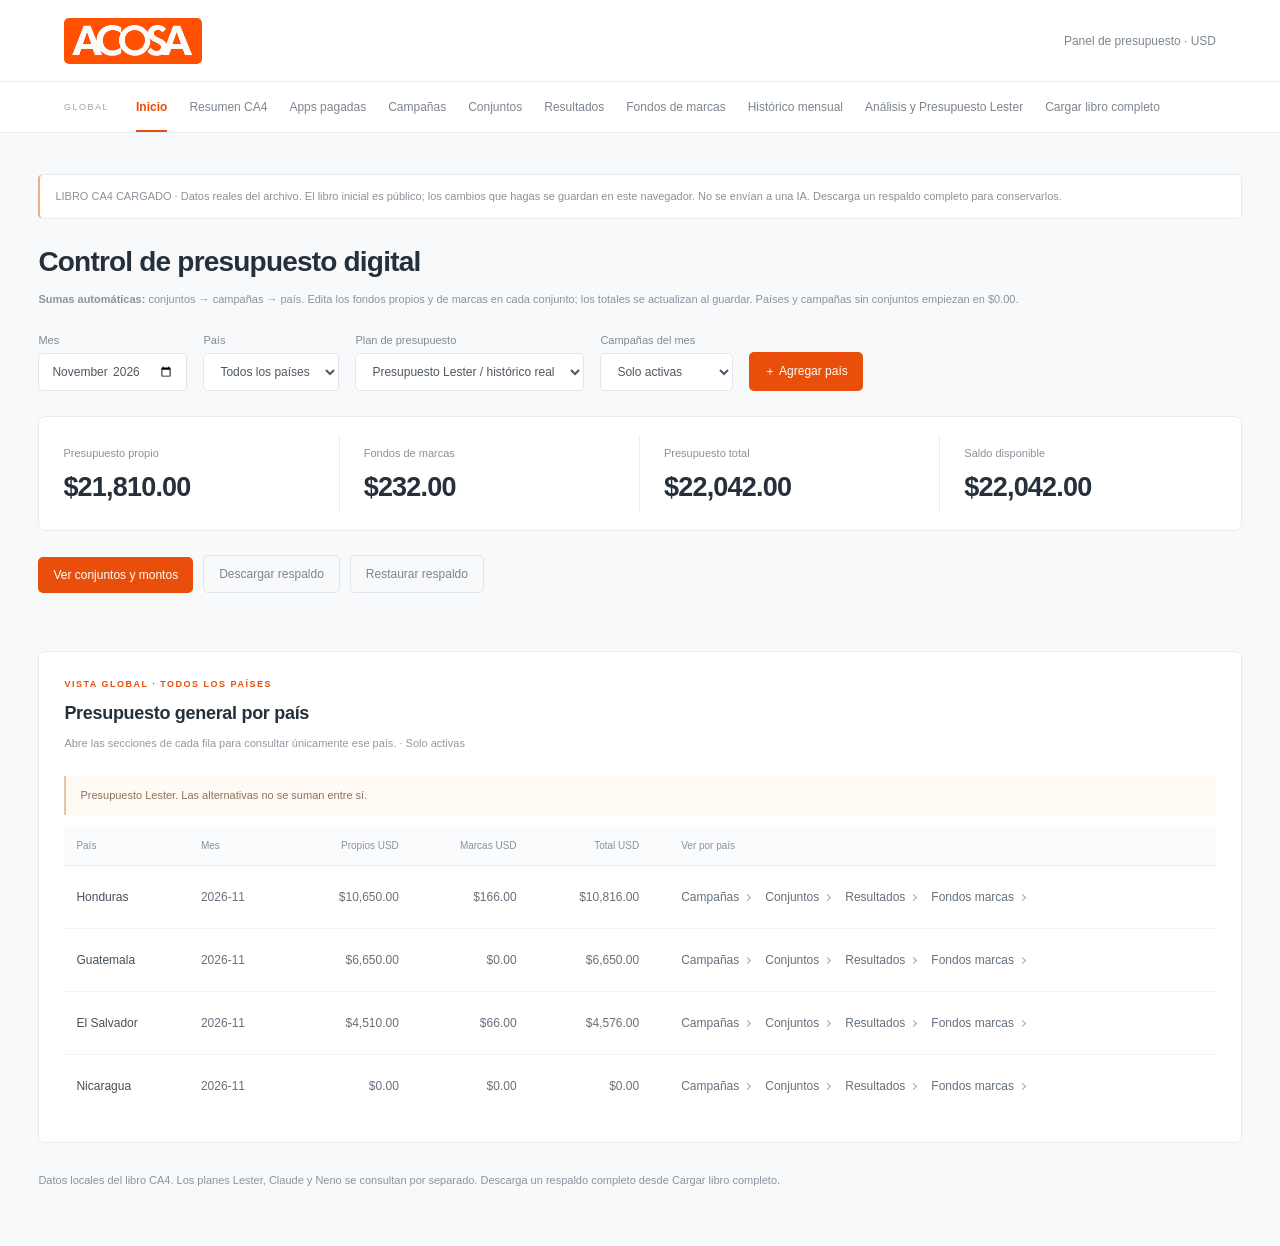
<file: index.html>
<!doctype html>
<html lang="es">
<head>
<meta charset="utf-8">
<meta name="viewport" content="width=device-width,initial-scale=1">
<title>ACOSA · Presupuestos</title>
<style>
*{box-sizing:border-box}body{margin:0;background:#f5f6f8;color:#28313b;font:15px Arial,sans-serif}header{background:#ff5100;color:white;padding:24px 5%;display:flex;justify-content:space-between;align-items:center}header b{font-size:32px;letter-spacing:-2px}main{max-width:1250px;margin:auto;padding:24px}h1{font-size:27px}h2{font-size:19px}p{line-height:1.6}.notice{padding:14px;background:#fff1e5;border:1px solid #ffdcc3;border-radius:9px;font-size:13px}label{display:flex;flex-direction:column;gap:7px;font-size:13px}input,select,button{font:inherit;border-radius:7px;padding:10px;border:1px solid #d9dde3}input,select{background:white;min-width:0}button{cursor:pointer;background:#ff5100;color:white;border:0}button:hover{filter:brightness(.95)}button.secondary{background:white;color:#a23c0c;border:1px solid #e4d6ce}.filters,nav,.actions{display:flex;gap:10px;flex-wrap:wrap;align-items:end;margin:20px 0}nav button{background:white;color:#666}nav button.active{background:#ff5100;color:white}.stats{display:grid;grid-template-columns:repeat(4,1fr);gap:12px}.stat,.panel{background:white;border:1px solid #e2e5ea;border-radius:11px;padding:20px}.stat small{color:#747c85}.stat strong{display:block;font-size:25px;margin-top:12px}.panel{margin:20px 0}.overflow{overflow:auto}table{width:100%;border-collapse:collapse;white-space:nowrap;font-size:13px}td,th{padding:13px 10px;text-align:left;border-bottom:1px solid #eee}th{background:#f7f8fa;color:#68717c;font-size:12px}td button{font-size:11px;padding:7px;margin:2px}footer,.note{font-size:12px;color:#747c85;line-height:1.6}.warn{background:#fff1e5;padding:12px;border-radius:7px;color:#974714}dialog{width:min(520px,94vw);border:0;border-radius:14px;padding:25px;box-shadow:0 20px 80px #0003}dialog::backdrop{background:#17202b88}form label{margin:15px 0}form input,form select{width:100%}form .actions{justify-content:flex-end}#error{color:#b83223}#message{min-height:20px;color:#8a3d13;font-size:13px}button:focus-visible,input:focus-visible,select:focus-visible{outline:3px solid #254c87;outline-offset:3px}@media(max-width:700px){main{padding:15px}.stats{grid-template-columns:1fr 1fr}.stat{padding:15px}.stat strong{font-size:21px}header span{font-size:11px;max-width:130px;text-align:right}}@media(max-width:360px){.stats{grid-template-columns:1fr}}
</style>
<link rel="stylesheet" href="navegacion.css">
<script src="vendor/lz-string.min.js"></script><script src="almacenamiento.js"></script><script src="precarga.js"></script></head>
<body>
<header class="site-header"><a class="site-brand" href="index.html?view=home" aria-label="ACOSA · Inicio"><img src="assets/acosa-logo.png" alt="ACOSA" width="164" height="60"></a><span>Panel de presupuesto · USD</span></header>
<nav id="module-nav" class="module-nav" aria-label="Navegación global de todos los países">
<a href="index.html?view=home" data-view="home">Inicio</a>
<a href="informe.html?sheet=Resumen%20CA4" data-report="summary">Resumen CA4</a>
<a href="informe.html?sheet=Estrategia%20Digital" data-report="apps">Apps pagadas</a>
<a href="index.html?view=campaigns" data-view="campaigns">Campañas</a>
<a href="index.html?view=sets" data-view="sets">Conjuntos</a>
<a href="index.html?view=results" data-view="results">Resultados</a>
<a href="index.html?view=brands" data-view="brands">Fondos de marcas</a>
<a href="index.html?view=history" data-view="history">Histórico mensual</a>
<a href="analisis.html" data-module="analysis">Análisis y Presupuesto Lester</a>
<a href="carga.html" data-module="book">Cargar libro completo</a>
</nav>
<main>
<p class="notice"><b>DATOS DEL LIBRO CA4.</b> Información del archivo CA4, organizada por país y mes. Sin conexión a Meta ni cuentas de usuario. Los cambios se guardan solo en este navegador.</p>
<h1>Control de presupuesto digital</h1>

<p class="note"><b>Sumas automáticas:</b> conjuntos → campañas → país. Edita los fondos propios y de marcas en cada conjunto; los totales se actualizan al guardar. Países y campañas sin conjuntos empiezan en $0.00.</p>
<div class="filters">
<label>Mes<input id="month" type="month" value="2026-11"></label>
<label>País<select id="country"></select></label>
<label>Plan de presupuesto<select id="budget-plan"><option value="lester">Presupuesto Lester / histórico real</option><option value="claude">Propuesta Claude / histórico real</option><option value="neno">Propuesta Neno / histórico real</option></select></label>
<label>Campañas del mes<select id="campaign-status"><option value="active">Solo activas</option><option value="inactive">Solo inactivas</option><option value="all">Todas · histórico</option></select></label>
<button id="newCountry">＋ Agregar país</button>
</div>
<div class="stats" id="stats"></div>

<div class="actions">
<button id="add"></button>
<button id="backup" class="secondary">Descargar respaldo</button>
<button id="restore" class="secondary">Restaurar respaldo</button>
<input id="file" type="file" accept=".json" hidden>
</div>
<p id="message" role="status"></p>
<section class="panel">
<p class="scope-label" id="scope"></p>
<h2 id="title"></h2>
<p class="section-description" id="section-description"></p>
<div id="content"></div>
</section>
<footer>Usa datos de prueba. Para conservar cambios, descarga un respaldo. No uses esta demostración como sistema privado del equipo.</footer>
</main>
<dialog id="dialog">
<form id="form">
<h2 id="formTitle"></h2>
<div id="fields"></div>
<p id="error" role="alert"></p>
<div class="actions">
<button type="button" class="secondary" id="cancel">Cancelar</button>
<button>Guardar</button>
</div>
</form>
</dialog>
<script>
(async function(){
'use strict';
await ACOSASeed.require();

const $=s=>document.querySelector(s);
const KEY='acosa-demo-publica-1';

const esc=x=>String(x??'').replace(/[&<>"']/g,c=>({
  '&':'&amp;','<':'&lt;','>':'&gt;',
  '"':'&quot;',"'":'&#39;'
}[c]));

const money=x=>new Intl.NumberFormat('en-US',{
  style:'currency',currency:'USD'
}).format(x);

const sum=(a,k)=>a.reduce((t,x)=>t+Math.round((Number(x[k])||0)*100),0)/100;

const uid=()=>globalThis.crypto?.randomUUID?.()||
  Date.now().toString(36)+Math.random().toString(36).slice(2);

const countries=[
  ['HN','Honduras'],['GT','Guatemala'],
  ['ESV','El Salvador'],['NI','Nicaragua']
];

// Los campos budgets/amount antiguos se conservan por compatibilidad de respaldos.
// No intervienen en los totales: solo se suman los montos de los conjuntos.
const initial={
  countries:countries.map(([id,name])=>({id,name})),
  budgets:countries.map(([id])=>({
    country:id,month:'2026-11',amount:1000
  })),
  campaigns:countries.map(([id])=>({
    id:id+'-camp',country:id,month:'2026-11',
    name:'Campaña de ejemplo',objective:'Mensajes',amount:600
  })),
  sets:countries.map(([id])=>({
    id:id+'-set',campaign:id+'-camp',
    name:'Categoría de ejemplo',
    assigned:'Equipo de prueba',own:600,brand:0
  })),
  brands:[],
  results:[]
};

function valid(x){
  if(!x||![
    'countries','budgets','campaigns','sets','brands','results'
  ].every(k=>Array.isArray(x[k])))return false;

  const n=v=>typeof v==='number'&&Number.isFinite(v)&&v>=0;

  return x.countries.length>0&&
    x.countries.every(c=>
      typeof c.id==='string'&&typeof c.name==='string'
    )&&
    x.budgets.every(b=>n(b.amount))&&
    x.campaigns.every(c=>
      n(c.amount)&&x.countries.some(p=>p.id===c.country)&&
      /^\d{4}-(0[1-9]|1[0-2])$/.test(c.month)&&
      (c.active===undefined||typeof c.active==='boolean')
    )&&
    x.sets.every(s=>
      n(s.own)&&n(s.brand)&&
      x.campaigns.some(c=>c.id===s.campaign)
    )&&
    x.brands.every(b=>n(b.amount))&&
    x.results.every(r=>
      ['spend','clicks','messages','purchases','value']
        .every(k=>n(r[k]))&&
      x.sets.some(s=>s.id===r.set)
    );
}

let data;

try{
  data=ACOSAStorage.read(KEY);
  if(!valid(data))data=structuredClone(initial);
}catch{
  data=structuredClone(initial);
}

let view='home',focus='',submit;
const VIEW_KEY=KEY+'-navigation';

const titles={
  home:'Presupuesto general por país',
  campaigns:'Campañas y objetivos',
  sets:'Conjuntos por categoría',
  results:'Resultados de Meta',
  brands:'Fondos de marcas',
  history:'Histórico mensual'
};

const month=()=>$('#month').value;
const country=()=>$('#country').value;

const name=id=>data.countries.find(c=>c.id===id)?.name||id;

const campaign=id=>data.campaigns.find(c=>c.id===id);

// Los respaldos anteriores sin estado se interpretan como activos.
const isActive=c=>c.active!==false;
const inPlan=c=>!c.scenario||c.scenario==='real'||c.scenario===$('#budget-plan').value;
const monthlyCampaigns=()=>data.campaigns.filter(c=>inPlan(c)&&
  c.month===month()&&(!country()||c.country===country())
);
const selectedCampaigns=()=>monthlyCampaigns().filter(c=>
  $('#campaign-status').value==='all'||
  ($('#campaign-status').value==='inactive'?!isActive(c):isActive(c))
);

const selectedSets=()=>{
  const ids=new Set(selectedCampaigns().map(c=>c.id));
  return data.sets.filter(s=>ids.has(s.campaign));
};

const results=ss=>{
  const ids=new Set(ss.map(s=>s.id));
  return data.results.filter(r=>
    ids.has(r.set)&&r.date.slice(0,7)===month()
  );
};

function save(){
  const previousMain=localStorage.getItem(KEY),previousAnalysis=localStorage.getItem('acosa-analysis-v1');
  try{
    if(data.bookMeta){
      const analysis=ACOSAStorage.read('acosa-analysis-v1');
      if(analysis?.manual){
        for(const s of data.sets){const c=campaign(s.campaign);if(c?.scenario!=='lester')continue;
          let r=analysis.manual.find(r=>r.id===s.manualId);
          if(!r&&!s.manualId){r={id:uid(),country:c.country,month:c.month,category:s.category||s.name,objective:c.objective,amount:s.own,note:'Presupuesto definido en conjuntos',updated:new Date().toISOString()};analysis.manual.push(r);s.manualId=r.id;}
          if(r){r.amount=s.own;r.category=s.category||s.name;r.objective=c.objective;r.updated=new Date().toISOString();}
        }
        ACOSAStorage.write('acosa-analysis-v1',analysis);
      }
    }
    ACOSAStorage.write(KEY,data);
    $('#message').textContent='Guardado en este navegador.';
  }catch{
    try{if(previousMain===null)localStorage.removeItem(KEY);else localStorage.setItem(KEY,previousMain);if(previousAnalysis===null)localStorage.removeItem('acosa-analysis-v1');else localStorage.setItem('acosa-analysis-v1',previousAnalysis);}catch{}
    $('#message').textContent=
      'No se pudo guardar. Descarga un respaldo antes de cerrar.';
  }
  render();
}

function opts(rows,key,label){
  return rows.map(r=>
    `<option value="${esc(r[key])}">${
      esc(typeof label==='function'?label(r):r[label])
    }</option>`
  ).join('');
}

function button(text,action,id){
  const scoped=['campaigns','sets','results','brands'].includes(action);
  const label=scoped?`${text} de ${name(id)}`:text;
  return `<button class="${scoped?'country-link':'table-action'}"
    aria-label="${esc(label)}" title="${esc(label)}"
    data-action="${action}" data-id="${esc(id)}">${text}</button>`;
}

function table(headers,rows){
  return '<div class="overflow"><table><thead><tr>'+
    headers.map(h=>'<th>'+h+'</th>').join('')+
    '</tr></thead><tbody>'+
    (rows.length?
      rows.map(r=>'<tr>'+
        r.map(v=>'<td>'+v+'</td>').join('')+
      '</tr>').join(''):
      '<tr><td colspan="'+headers.length+
      '">Sin registros para esta selección.</td></tr>'
    )+'</tbody></table></div>';
}

function render(){
  const current=country();

  $('#country').innerHTML=
    '<option value="">Todos los países</option>'+
    opts(data.countries,'id','name');

  $('#country').value=current;

  const cs=selectedCampaigns();
  const ss=selectedSets();
  $('#campaign-status').disabled=view==='history';
  $('.stats').hidden=view==='history';
  $('#add').hidden=view==='history';
  $('#newCountry').hidden=view==='history';
  const rr=results(ss);

  const bs=data.brands.filter(b=>
    b.month===month()&&(!country()||b.country===country())
  );

  // Los conjuntos son la única fuente del presupuesto calculado.
  const own=sum(ss,'own');
  const brands=sum(ss,'brand');
  const spent=sum(rr,'spend');

  $('#stats').innerHTML=[
    ['Presupuesto propio',own],
    ['Fondos de marcas',brands],
    ['Presupuesto total',own+brands],
    ['Saldo disponible',own+brands-spent]
  ].map(([label,n])=>
    '<article class="stat"><small>'+label+
    '</small><strong>'+money(n)+'</strong></article>'
  ).join('');

  document.querySelectorAll('#module-nav [data-view]').forEach(a=>{
    const active=a.dataset.view===view;
    a.classList.toggle('active',active);
    if(active)a.setAttribute('aria-current','page');
    else a.removeAttribute('aria-current');
  });

  document.body.dataset.view=view;
  $('#title').textContent=titles[view];
  $('#scope').textContent=country()?`País · ${name(country())}`:'Vista global · Todos los países';
  $('#section-description').textContent=view==='history'?
    'Todos los meses guardados, con campañas activas e inactivas y sus resultados. Abrir un mes no modifica sus registros.':view==='home'?
    'Abre las secciones de cada fila para consultar únicamente ese país.':
    country()?`Información de ${name(country())}. Los accesos superiores abren la vista global.`:
    'Información consolidada de todos los países para el mes seleccionado.';
  if(view!=='history')$('#section-description').textContent+=' · '+$('#campaign-status').selectedOptions[0].textContent;

  $('#add').textContent={
    home:'Ver conjuntos y montos',
    campaigns:'＋ Nueva campaña',
    sets:'＋ Nuevo conjunto',
    results:'＋ Registrar resultado',
    brands:'＋ Aporte de marca'
  }[view];

  let html='';

  if(view==='home'){
    html=table([
      'País','Mes','Propios USD',
      'Marcas USD','Total USD','Ver por país'
    ],data.countries.filter(c=>
      !country()||c.id===country()
    ).map(c=>{
      const countrySets=ss.filter(s=>campaign(s.campaign).country===c.id);
      const own=sum(countrySets,'own');
      const brands=sum(countrySets,'brand');

      return [
        esc(c.name),esc(month()),money(own),
        money(brands),money(own+brands),
        '<div class="country-links">'+['campaigns','sets','results','brands'].map(v=>
          button({
            campaigns:'Campañas',sets:'Conjuntos',
            results:'Resultados',brands:'Fondos marcas'
          }[v],v,c.id)
        ).join('')+'</div>'
      ];
    }));
  }

  if(view==='campaigns'){
    html=table([
      'País','Campaña','Mes','Estado','Objetivo','Propios USD',
      'Marcas USD','Gasto USD','Saldo USD',
      'Ejecución','Detalle'
    ],cs.map(c=>{
      const sets=ss.filter(s=>s.campaign===c.id);
      const brand=sum(sets,'brand');
      const spent=sum(results(sets),'spend');
      const own=sum(sets,'own');
      const total=own+brand;

      return [
        esc(name(c.country)),esc(c.name),esc(c.month),
        '<span class="campaign-state '+(isActive(c)?'is-active':'is-inactive')+'">'+(isActive(c)?'Activa':'Inactiva')+'</span>',esc(c.objective),
        money(own),money(brand),money(spent),
        money(total-spent),
        total?(100*spent/total).toFixed(1)+'%':'—',
        button('Ver conjuntos','detail',c.id)+
        button(isActive(c)?'Desactivar este mes':'Activar este mes','toggleCampaign',c.id)+
        button('Copiar a otro mes','copyCampaign',c.id)
      ];
    }));
  }

  if(view==='history'){
    const groups=new Map();
    for(const c of data.campaigns.filter(c=>inPlan(c)&&(!country()||c.country===country()))){
      const key=c.month+'|'+c.country;
      if(!groups.has(key))groups.set(key,{month:c.month,country:c.country,campaigns:[]});
      groups.get(key).campaigns.push(c);
    }
    const rows=[...groups.values()].sort((a,b)=>b.month.localeCompare(a.month)||a.country.localeCompare(b.country));
    html=table(['Mes','País','Campañas','Activas','Inactivas','Propios USD','Marcas USD','Gasto registrado USD','Consulta'],rows.map(g=>{
      const ids=new Set(g.campaigns.map(c=>c.id));
      const sets=data.sets.filter(s=>ids.has(s.campaign));
      const setIds=new Set(sets.map(s=>s.id));
      const rr=data.results.filter(r=>setIds.has(r.set)&&r.date.slice(0,7)===g.month);
      return [esc(g.month),esc(name(g.country)),g.campaigns.length,g.campaigns.filter(isActive).length,g.campaigns.filter(c=>!isActive(c)).length,money(sum(sets,'own')),money(sum(sets,'brand')),money(sum(rr,'spend')),
        `<button class="table-action" data-action="historyCampaigns" data-month="${esc(g.month)}" data-id="${esc(g.country)}">Campañas del mes</button>`+
        `<button class="table-action" data-action="historyResults" data-month="${esc(g.month)}" data-id="${esc(g.country)}">Resultados del mes</button>`];
    }));
    html+='<p class="note">Los totales históricos incluyen campañas activas e inactivas. Desactivar una campaña no elimina sus conjuntos ni resultados. El histórico de este prototipo se conserva en este navegador; descarga respaldos.</p>';
  }

  if(view==='sets'){
    const list=cs.filter(c=>!focus||c.id===focus);

    html=(focus?button('Ver todas las campañas','all',''):'')+
      list.map(c=>{
        const rows=ss.filter(s=>s.campaign===c.id);
        const total=sum(rows,'own')+sum(rows,'brand');

        return '<h3>'+esc(name(c.country)+' · '+c.name)+' <span class="campaign-state">'+(isActive(c)?'Activa':'Inactiva')+'</span></h3>'+
          '<p class="note">Total automático de campaña: <b>'+money(total)+
          '</b> · Propios: '+money(sum(rows,'own'))+
          ' · Marcas: '+money(sum(rows,'brand'))+'</p>'+
          table([
            'Categoría / conjunto','Asignado a','Propios USD',
            'Marcas USD','Gasto USD','Saldo USD','Acción'
          ],rows.map(s=>{
            const spent=sum(results([s]),'spend');
            return [
              esc(s.name),esc(s.assigned),money(s.own),
              money(s.brand),money(spent),
              money(s.own+s.brand-spent),
              button('Editar','editSet',s.id)
            ];
          }));
      }).join('');

    if(!list.length){
      html='<p>Primero crea una campaña para este país y mes.</p>';
    }
  }

  if(view==='results'){
    const spend=sum(rr,'spend');
    const clicks=sum(rr,'clicks');
    const messages=sum(rr,'messages');

    html='<p>CPC: <b>'+
      (clicks?money(spend/clicks):'—')+
      '</b> · Costo por mensaje: <b>'+
      (messages?money(spend/messages):'—')+
      '</b> · ROAS: <b>'+
      (spend&&rr.some(r=>r.valueKnown!==false)?(sum(rr,'value')/spend).toFixed(2)+'x':'—')+
      '</b></p>'+
      table([
        'Fecha','País','Conjunto','Anuncio',
        'Gasto USD','Clics','Mensajes','Compras','Ventas USD'
      ],rr.map(r=>{
        const s=data.sets.find(s=>s.id===r.set);
        return [
          esc(r.periodOnly?r.date.slice(0,7)+' · mes completo':r.date),esc(name(campaign(s.campaign).country)),
          esc(s.name),esc(r.ad),money(r.spend),
          r.missingMetrics?.includes('clicks')?'—':r.clicks,r.messages,r.missingMetrics?.includes('purchases')?'—':r.purchases,r.valueKnown===false?'Sin dato':money(r.value)
        ];
      }));
  }

  if(view==='brands'){
    html=table([
      'País','Mes','Marca','Categoría','Objetivo','Aporte USD'
    ],bs.map(b=>[
      esc(name(b.country)),esc(b.month),esc(b.name),
      esc(b.category),esc(b.objective),money(b.amount)
    ]))+
      '<p class="note">Aportes registrados: '+money(sum(bs,'amount'))+
      ' · Asignados a conjuntos: '+money(sum(ss,'brand'))+
      '. El presupuesto del país usa solo los fondos asignados en conjuntos. Los aportes registrados aquí son una referencia y no se suman otra vez.</p>';
  }

  if(data.bookMeta){
    $('.notice').textContent='LIBRO CA4 CARGADO · Datos reales del archivo. El libro inicial es público; los cambios que hagas se guardan en este navegador. No se envían a una IA. Descarga un respaldo completo para conservarlos.';
    document.querySelector('footer').textContent='Datos locales del libro CA4. Los planes Lester, Claude y Neno se consultan por separado. Descarga un respaldo completo desde Cargar libro completo.';
    const historical=monthlyCampaigns().some(c=>c.budgetBasis==='actual-spend');
    const planName={lester:'Presupuesto Lester',claude:'Propuesta Claude',neno:'Propuesta Neno'}[$('#budget-plan').value];
    html='<p class="scenario-note">'+(historical?
      'Histórico real: los montos base corresponden a inversión ejecutada, no a presupuestos aprobados. Los resultados marcados como mes completo no tienen fecha diaria en el archivo.':
      planName+(planName.startsWith('Propuesta')?' · propuesta del archivo, no aprobación automática.':'.')+' Las alternativas no se suman entre sí.')+'</p>'+html;
    if(!historical&&!monthlyCampaigns().length)html='<p class="warn">No hay '+esc(planName)+' registrado para este país y mes. Revisa las propuestas separadas; no se inventa un presupuesto aprobado.</p>'+html;
    if(historical){const labels=document.querySelectorAll('.stat small');if(labels[0])labels[0].textContent='Inversión ejecutada · base histórica';if(labels[2])labels[2].textContent='Total inversión histórica';if(labels[3])labels[3].textContent='Diferencia de inversión';}
  }
  $('#content').innerHTML=html;
  try{
    sessionStorage.setItem(VIEW_KEY,JSON.stringify({
      view,focus,month:month(),country:country(),status:$('#campaign-status').value,plan:$('#budget-plan').value
    }));
  }catch{
    // El panel sigue funcionando si el navegador bloquea este almacenamiento.
  }
}

function input(key,label,value='',type='text'){
  return '<label>'+label+'<input name="'+key+
    '" type="'+type+'" value="'+esc(value)+'" required '+
    (type==='number'?
      'min="0" max="100000000" step="0.01"':
      'maxlength="120"'
    )+'></label>';
}

function select(key,label,rows,k,l){
  return '<label>'+label+'<select name="'+key+'" required>'+
    opts(rows,k,l)+'</select></label>';
}

function countryField(){
  return select('country','País',data.countries,'id','name');
}

function objectiveField(){
  return select('objective','Objetivo',[
    'Tráfico','Conversiones','Mensajes','Alcance','Especial'
  ].map(id=>({id})),'id','id');
}

function modal(title,fields,fn,values={}){
  $('#formTitle').textContent=title;
  $('#fields').innerHTML=fields;
  $('#error').textContent='';
  submit=fn;

  for(const [k,v]of Object.entries(values)){
    $('#form').elements[k].value=v;
  }

  $('#dialog').showModal();
}

function fail(text){
  $('#error').textContent=text;
  return false;
}

function openSet(id){
  const s=data.sets.find(s=>s.id===id);
  const cs=selectedCampaigns();

  if(!cs.length)return alert('Primero crea una campaña.');

  modal(s?'Editar conjunto':'Nuevo conjunto',
    select('campaign','Campaña',cs,'id',
      c=>name(c.country)+' · '+c.name
    )+
    input('name','Categoría / nombre del conjunto',s?.name||'')+
    input('assigned','Asignado a',s?.assigned||'')+
    input('own','Fondos propios USD',s?.own||0,'number')+
    input('brand','Fondos de marcas asignados USD',
      s?.brand||0,'number'
    ),
    d=>{
      if(s&&s.campaign!==d.campaign){
        return fail('No cambies la campaña de un conjunto existente.');
      }

      const value={...d,own:+d.own,brand:+d.brand};

      if(s)Object.assign(s,value);
      else data.sets.push({id:uid(),...value});

      return true;
    },
    {campaign:s?.campaign||focus||cs[0].id}
  );
}

function copyCampaign(id){
  const original=campaign(id);if(!original)return;
  const destinationScenario=original.scenario==='real'?$('#budget-plan').value:original.scenario;
  const [year,m]=original.month.split('-').map(Number);
  const nextMonth=m===12?`${year+1}-01`:`${year}-${String(m+1).padStart(2,'0')}`;
  modal('Activar campaña en otro mes',
    '<p class="note">Se crea una campaña independiente con sus conjuntos y presupuestos. No se copian resultados ni aportes de marcas registrados. El mes original queda intacto.</p>'+
    input('month','Mes de destino',nextMonth,'month')+
    input('name','Nombre de la campaña',original.name),
    d=>{
      if(!/^\d{4}-(0[1-9]|1[0-2])$/.test(d.month)||d.month===original.month)return fail('Selecciona un mes válido diferente al original.');
      if(data.campaigns.some(c=>c.scenario===destinationScenario&&c.country===original.country&&c.month===d.month&&c.name.toLowerCase()===d.name.toLowerCase()))return fail('Ya existe esa campaña en el mes de destino. No se duplicó.');
      const newId=uid();
      data.campaigns.push({...original,id:newId,month:d.month,name:d.name,active:true,amount:0,scenario:destinationScenario,budgetBasis:'planned'});
      const copied=data.sets.filter(s=>s.campaign===original.id).map(s=>{const {manualId,...values}=s;return {...values,id:uid(),campaign:newId};});
      data.sets.push(...copied);
      $('#month').value=d.month;$('#country').value=original.country;$('#campaign-status').value='active';focus='';view='campaigns';
      return true;
    });
}

$('#newCountry').onclick=()=>modal('Agregar país',
  input('id','Código de país (2 a 5 letras)')+
  input('name','Nombre del país'),
  d=>{
    d.id=d.id.toUpperCase();

    if(!/^[A-Z]{2,5}$/.test(d.id)){
      return fail('Usa un código de 2 a 5 letras.');
    }

    if(data.countries.some(c=>
      c.id===d.id||c.name.toLowerCase()===d.name.toLowerCase()
    )){
      return fail('Ese país ya existe.');
    }

    data.countries.push({id:d.id,name:d.name});
    data.budgets.push({
      country:d.id,month:month(),amount:0
    });

    return true;
  }
);

$('#add').onclick=()=>{
  if(view==='home'){
    view='sets';
    focus='';
    render();
    return;
  }

  if(view==='campaigns'){
    return modal('Nueva campaña · '+month(),
      countryField()+
      input('name','Nombre de campaña')+
      objectiveField()+
      select('state','Estado en '+month(),[{id:'active',name:'Activa'},{id:'inactive',name:'Inactiva'}],'id','name'),
      d=>{
        if(data.campaigns.some(c=>inPlan(c)&&c.country===d.country&&c.month===month()&&c.name.toLowerCase()===d.name.toLowerCase()))return fail('Esa campaña ya existe en el país y mes seleccionados.');
        const {state,...values}=d;
        data.campaigns.push({
          id:uid(),...values,month:month(),amount:0,active:state==='active',scenario:$('#budget-plan').value,budgetBasis:'planned'
        });
        return true;
      },
      {country:country()||data.countries[0].id}
    );
  }

  if(view==='sets')return openSet();

  if(view==='brands'){
    return modal('Aporte de marca',
      countryField()+
      input('name','Marca')+
      input('category','Categoría')+
      objectiveField()+
      input('amount','Aporte adicional USD',0,'number'),
      d=>{
        data.brands.push({
          id:uid(),...d,month:month(),amount:+d.amount
        });
        return true;
      },
      {country:country()||data.countries[0].id}
    );
  }

  if(view==='results'){
    const ss=selectedSets();

    if(!ss.length){
      return alert('Primero crea una campaña y un conjunto.');
    }

    modal('Registrar resultado',
      select('set','Conjunto',ss,'id',
        s=>name(campaign(s.campaign).country)+' · '+
          campaign(s.campaign).name+' / '+s.name
      )+
      input('date','Fecha',month()+'-01','date')+
      input('ad','ID del anuncio')+
      [
        ['spend','Gasto USD'],['clicks','Clics'],
        ['messages','Mensajes'],['purchases','Compras'],
        ['value','Valor de compras USD']
      ].map(([k,l])=>input(k,l,0,'number')).join(''),
      d=>{
        if(d.date.slice(0,7)!==month()){
          return fail('La fecha debe pertenecer al mes seleccionado.');
        }

        if(data.results.some(r=>
          r.set===d.set&&r.date===d.date&&r.ad===d.ad
        )){
          return fail(
            'Ese anuncio ya tiene un resultado en esa fecha y conjunto.'
          );
        }

        const row={id:uid(),...d};

        for(const k of [
          'spend','clicks','messages','purchases','value'
        ]){
          row[k]=+d[k];
        }

        data.results.push(row);
        return true;
      }
    );
  }
};

$('#form').onsubmit=e=>{
  e.preventDefault();
  const d=Object.fromEntries(new FormData(e.target));

  for(const k in d)d[k]=d[k].trim();

  if(submit(d)){
    $('#dialog').close();
    save();
  }
};

$('#cancel').onclick=()=>$('#dialog').close();

document.querySelectorAll('#module-nav [data-view]').forEach(a=>a.onclick=e=>{
  e.preventDefault();
  view=a.dataset.view;
  $('#campaign-status').value='active';
  focus='';
  $('#country').value='';
  render();
});

$('#content').onclick=e=>{
  const b=e.target.closest('[data-action]');
  if(!b)return;

  const {action,id}=b.dataset;

  if(action==='editSet')return openSet(id);
  if(action==='toggleCampaign'){
    const c=campaign(id);if(!c)return;
    if(!confirm(`${isActive(c)?'Desactivar':'Activar'} "${c.name}" solo en ${c.month}? Sus resultados se conservarán.`))return;
    c.active=!isActive(c);focus='';save();return;
  }
  if(action==='copyCampaign')return copyCampaign(id);
  if(action==='historyCampaigns'||action==='historyResults'){
    $('#month').value=b.dataset.month;
    $('#country').value=id;
    $('#campaign-status').value='all';
    view=action==='historyResults'?'results':'campaigns';
    focus='';render();return;
  }

  if(action==='detail'){
    view='sets';
    focus=id;
    $('#country').value=campaign(id).country;
  }else if(action==='all'){
    focus='';
  }else{
    view=action;
    focus='';
    $('#country').value=id;
  }

  render();
};

$('#country').onchange=()=>{
  focus='';
  render();
};

$('#budget-plan').onchange=()=>{focus='';render();};

$('#campaign-status').onchange=()=>{focus='';render();};

$('#month').onchange=()=>{
  if(!month())$('#month').value='2026-11';
  focus='';
  render();
};

$('#backup').onclick=()=>{
  const a=document.createElement('a');

  a.href=URL.createObjectURL(new Blob([
    JSON.stringify({format:KEY,data},null,2)
  ],{type:'application/json'}));

  a.download='ACOSA-demo-respaldo.json';
  a.click();

  setTimeout(()=>URL.revokeObjectURL(a.href),1000);
};

$('#restore').onclick=()=>$('#file').click();

$('#file').onchange=async e=>{
  try{
    const file=e.target.files[0];
    if(!file)return;
    if(file.size>10000000)throw Error();

    const backup=JSON.parse(await file.text());

    if(backup.format!==KEY||!valid(backup.data))throw Error();

    if(confirm('¿Reemplazar los datos actuales por este respaldo?')){
      data=backup.data;
      $('#country').value='';
      focus='';
      save();
    }
  }catch{
    alert('No es un respaldo válido de esta demostración.');
  }finally{
    e.target.value='';
  }
};

// sessionStorage conserva la ubicación al recargar esta pestaña del navegador.
// Los presupuestos siguen almacenados por separado, en localStorage.
try{
  const location=JSON.parse(sessionStorage.getItem(VIEW_KEY));
  if(location&&Object.hasOwn(titles,location.view)){
    view=location.view;
    if(['lester','claude','neno'].includes(location.plan))$('#budget-plan').value=location.plan;
    if(['active','inactive','all'].includes(location.status))$('#campaign-status').value=location.status;
    if(/^\d{4}-(0[1-9]|1[0-2])$/.test(location.month)){
      $('#month').value=location.month;
    }
    $('#country').innerHTML='<option value="">Todos los países</option>'+
      opts(data.countries,'id','name');
    $('#country').value=data.countries.some(c=>c.id===location.country)?
      location.country:'';
    const active=selectedCampaigns().find(c=>c.id===location.focus);
    focus=view==='sets'&&active?active.id:'';
  }
}catch{
  // Una ubicación inválida no impide abrir el panel.
}
// Los accesos desde otros módulos abren una vista global, conservando el mes.
const requestedView=new URLSearchParams(window.location.search).get('view');
if(requestedView&&Object.hasOwn(titles,requestedView)){
  view=requestedView;
  $('#campaign-status').value='active';
  focus='';
  $('#country').value='';
  const cleanURL=new URL(window.location.href);
  cleanURL.searchParams.delete('view');
  history.replaceState(null,'',cleanURL);
}
render();
})().catch(error=>console.error(error.message));
</script>
</body>
</html>
</file>
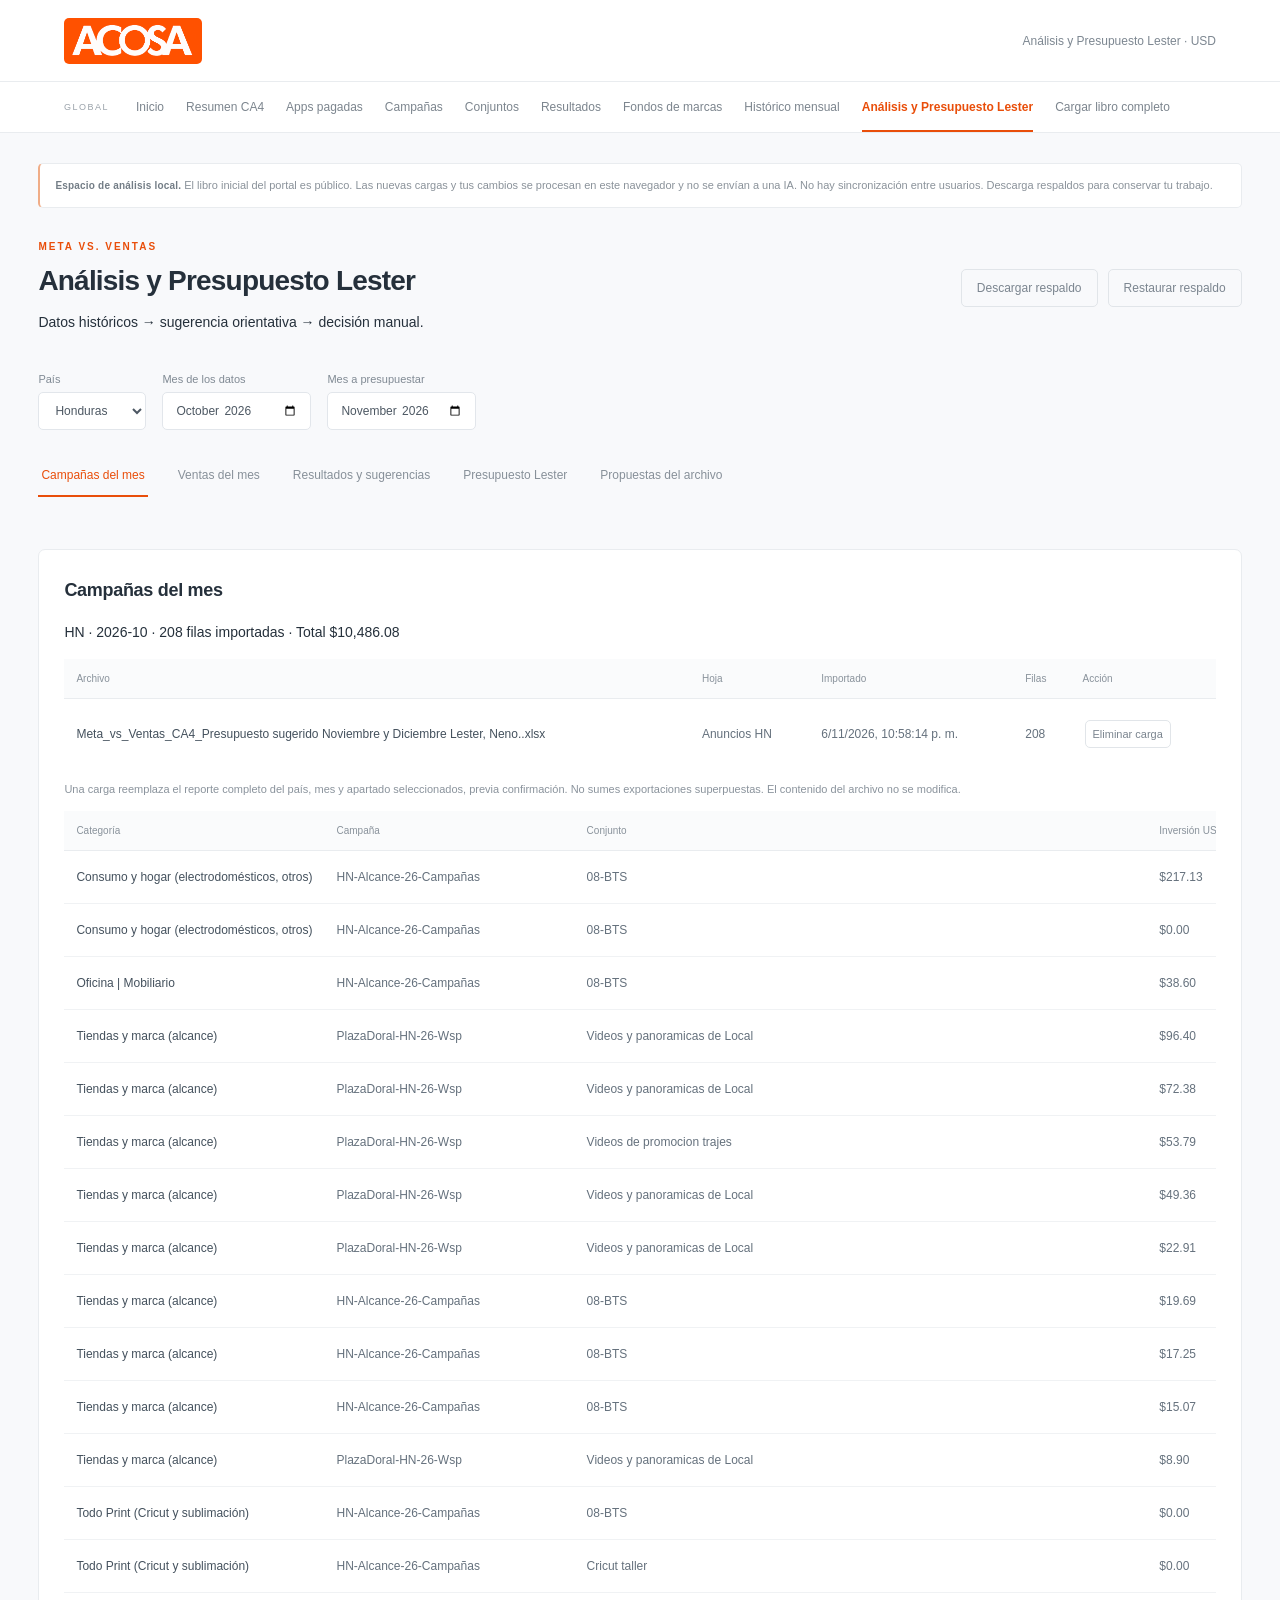
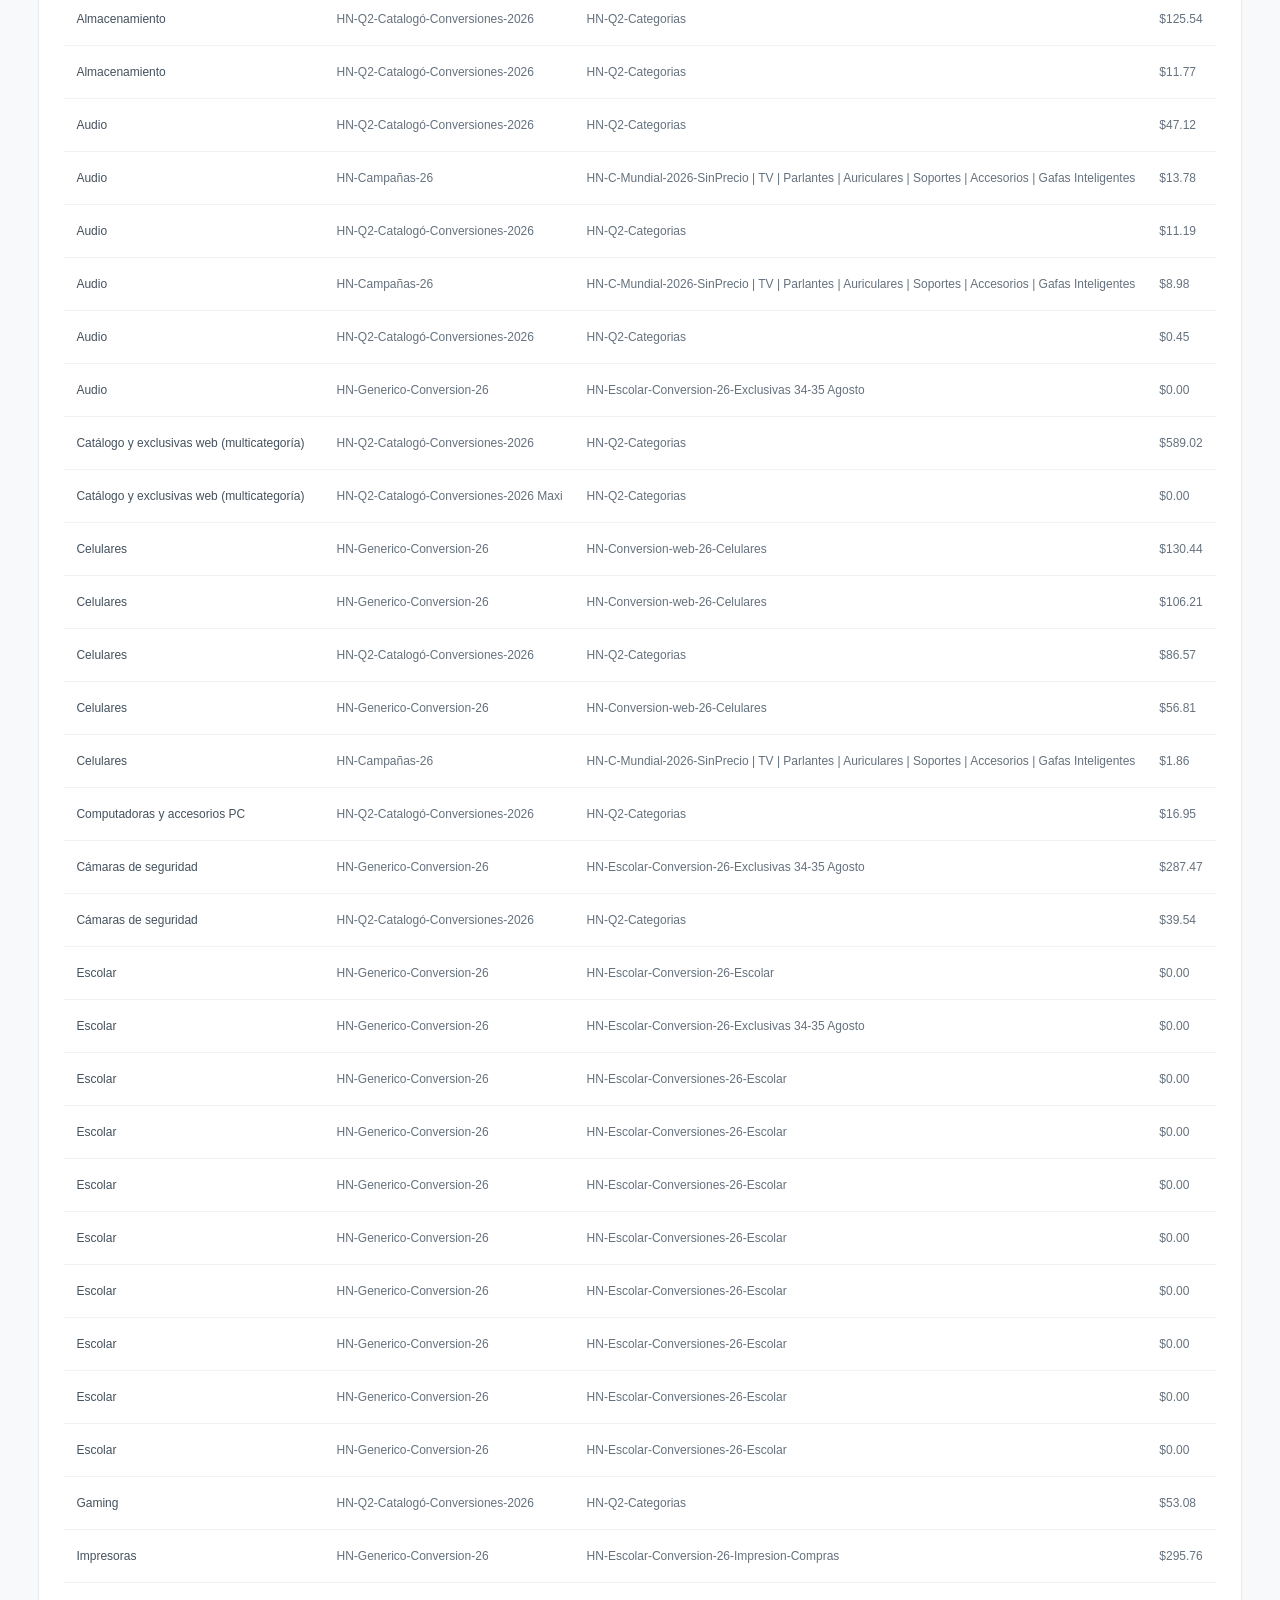
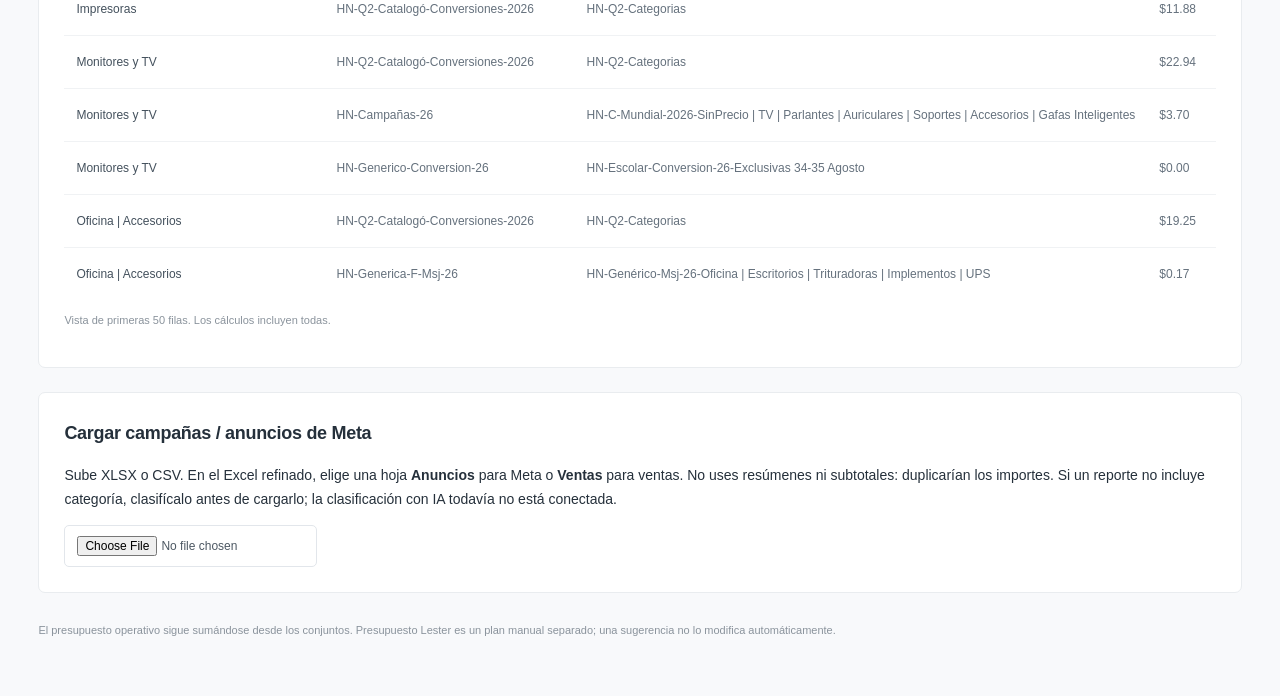
<file: analisis.html>
<!doctype html><html lang="es"><head><meta charset="utf-8"><meta name="viewport" content="width=device-width,initial-scale=1"><title>ACOSA · Análisis y Presupuesto Lester</title><link rel="stylesheet" href="analisis.css"><link rel="stylesheet" href="navegacion.css"><script src="vendor/exceljs.min.js" defer></script><script src="analisis.js" defer></script><script src="vendor/lz-string.min.js"></script><script src="almacenamiento.js"></script><script src="precarga.js"></script></head><body>
<header class="site-header"><a class="site-brand" href="index.html?view=home" aria-label="ACOSA · Inicio"><img src="assets/acosa-logo.png" alt="ACOSA" width="164" height="60"></a><span>Análisis y Presupuesto Lester · USD</span></header><nav id="module-nav" class="module-nav" aria-label="Navegación principal">
<a href="index.html?view=home" data-view="home">Inicio</a>
<a href="informe.html?sheet=Resumen%20CA4" data-report="summary">Resumen CA4</a>
<a href="informe.html?sheet=Estrategia%20Digital" data-report="apps">Apps pagadas</a>
<a href="index.html?view=campaigns" data-view="campaigns">Campañas</a>
<a href="index.html?view=sets" data-view="sets">Conjuntos</a>
<a href="index.html?view=results" data-view="results">Resultados</a>
<a href="index.html?view=brands" data-view="brands">Fondos de marcas</a>
<a href="index.html?view=history" data-view="history">Histórico mensual</a>
<a href="analisis.html" data-module="analysis" class="active" aria-current="page">Análisis y Presupuesto Lester</a>
<a href="carga.html" data-module="book">Cargar libro completo</a>
</nav><main>
<div class="notice"><b>Espacio de análisis local.</b> El libro inicial del portal es público. Las nuevas cargas y tus cambios se procesan en este navegador y no se envían a una IA. No hay sincronización entre usuarios. Descarga respaldos para conservar tu trabajo.</div>
<div class="heading"><div><p class="eyebrow">META VS. VENTAS</p><h1>Análisis y Presupuesto Lester</h1><p>Datos históricos → sugerencia orientativa → decisión manual.</p></div><div class="actions"><button id="export" class="secondary">Descargar respaldo</button><button id="restore" class="secondary">Restaurar respaldo</button><input id="backup-file" type="file" accept=".json" hidden></div></div>
<div class="filters"><label>País<select id="country"></select></label><label>Mes de los datos<input id="source-month" type="month" value="2026-10" required></label><label>Mes a presupuestar<input id="target-month" type="month" value="2026-11" required></label></div>
<nav><button data-tab="ads" class="active">Campañas del mes</button><button data-tab="sales">Ventas del mes</button><button data-tab="analysis">Resultados y sugerencias</button><button data-tab="lester">Presupuesto Lester</button><button data-tab="fileplans">Propuestas del archivo</button></nav>
<p id="status" role="status"></p><div id="content"></div>
<section id="importer" class="panel" hidden><h2 id="import-title">Cargar archivo</h2><p>Sube XLSX o CSV. En el Excel refinado, elige una hoja <b>Anuncios</b> para Meta o <b>Ventas</b> para ventas. No uses resúmenes ni subtotales: duplicarían los importes. Si un reporte no incluye categoría, clasifícalo antes de cargarlo; la clasificación con IA todavía no está conectada.</p><input id="upload" type="file" accept=".xlsx,.csv"><div id="sheet-controls" hidden><div class="filters"><label>Hoja<select id="sheet"></select></label><label>Fila de encabezados<input id="header-row" type="number" min="1" max="50" value="1"></label><label>Formato de números del CSV<select id="number-format"><option value="dot">1,234.56 (decimal punto)</option><option value="comma">1.234,56 (decimal coma)</option></select></label><label>Ventas expresadas en<select id="currency"><option value="USD">USD</option><option value="HNL">HNL</option><option value="GTQ">GTQ</option><option value="NIO">NIO</option></select></label><label>Moneda local por 1 USD<input id="rate" type="number" min="0.000001" step="0.000001" value="1"></label></div><p class="muted">Los valores numéricos de XLSX se leen directamente. Las fórmulas solo se leen si el archivo incluye un resultado guardado; no ejecutamos fórmulas. Las tasas de cambio se introducen manualmente, no se consultan en vivo.</p><div id="mapping" class="mapping"></div><button id="preview">Revisar importación</button></div><div id="preview-area"></div></section>
<footer>El presupuesto operativo sigue sumándose desde los conjuntos. Presupuesto Lester es un plan manual separado; una sugerencia no lo modifica automáticamente.</footer>
</main><dialog id="manual-dialog"><form id="manual-form"><h2>Presupuesto Lester · decisión manual</h2><label>Categoría<input name="category" maxlength="120" required></label><label>Objetivo<select name="objective"><option>Mensajes</option><option>Conversiones web</option><option>Tráfico</option><option>Alcance y tiendas</option><option>Otros</option></select></label><label>Presupuesto USD<input name="amount" type="number" min="0" max="100000000" step="0.01" required></label><label>Motivo / criterio del usuario<textarea name="note" maxlength="1000" rows="3"></textarea></label><p id="manual-error" role="alert"></p><div class="actions"><button type="button" id="cancel" class="secondary">Cancelar</button><button>Guardar decisión</button></div></form></dialog></body></html>
</file>
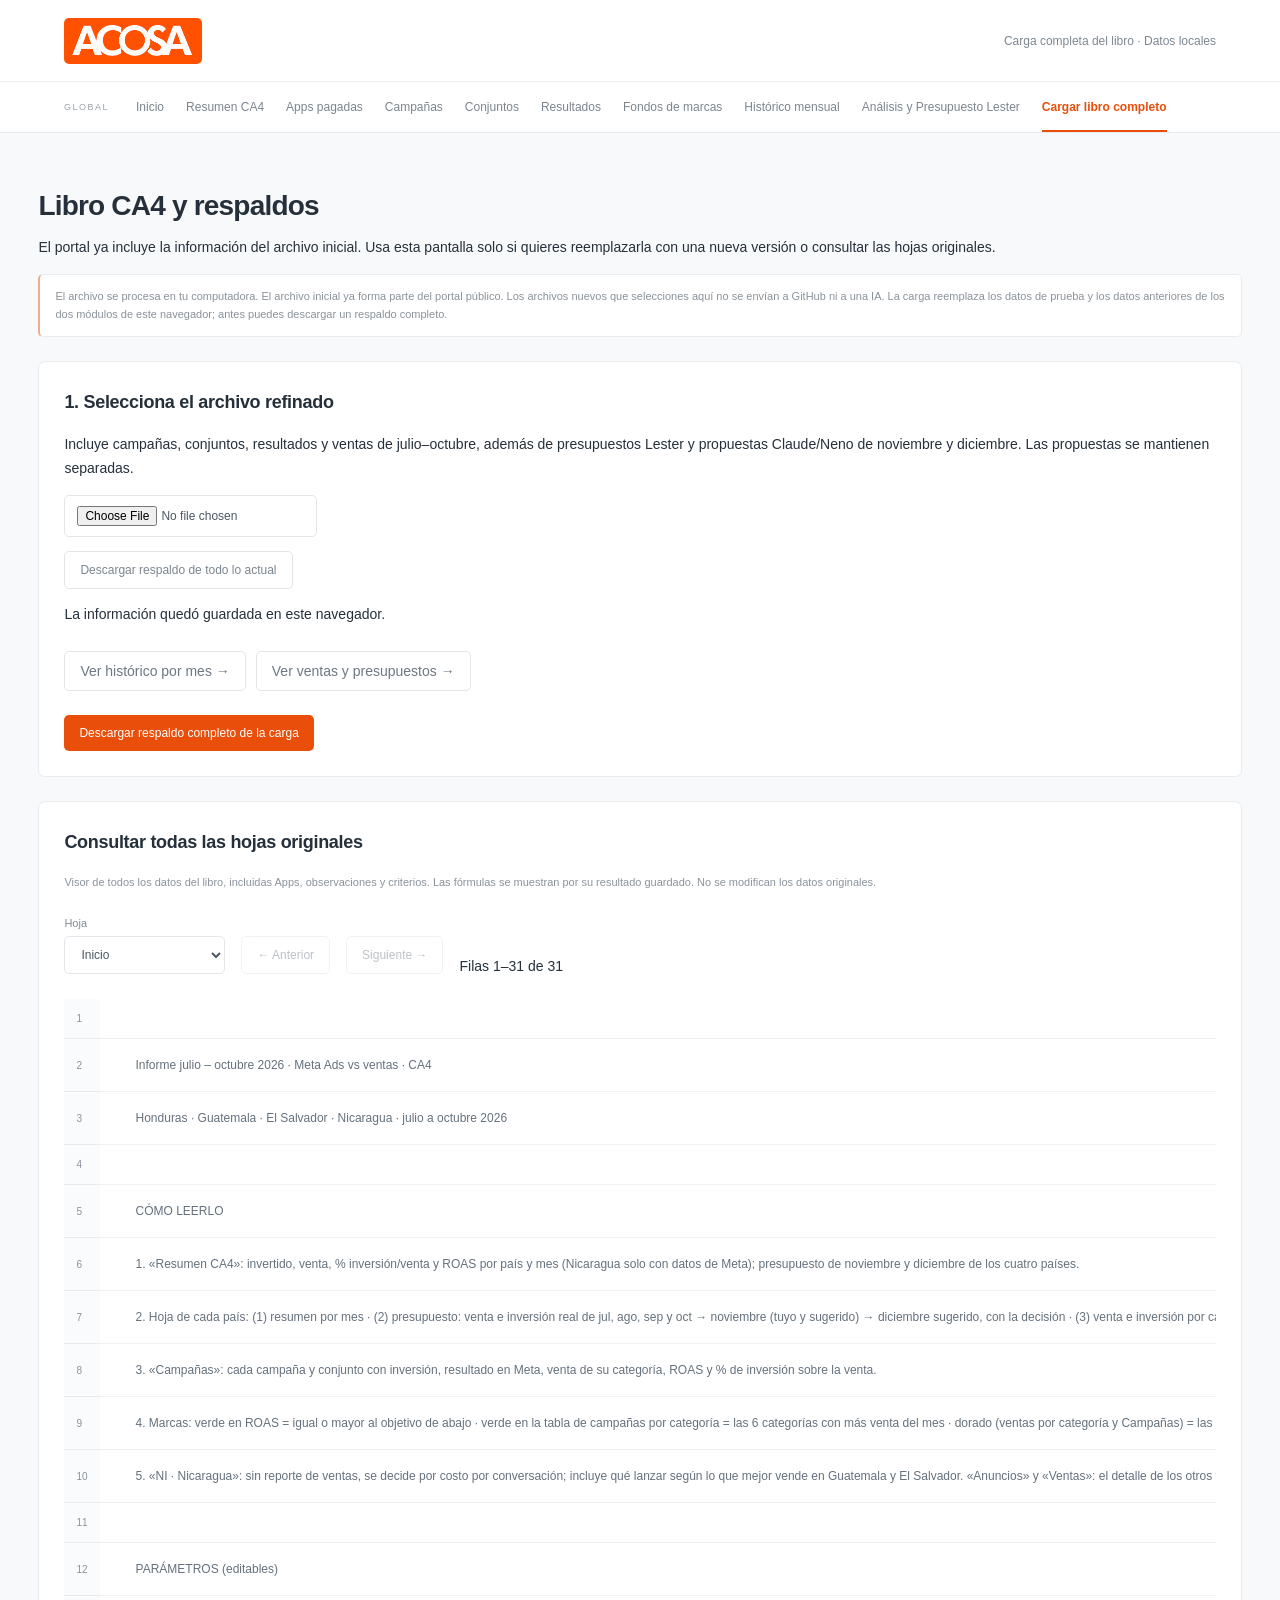
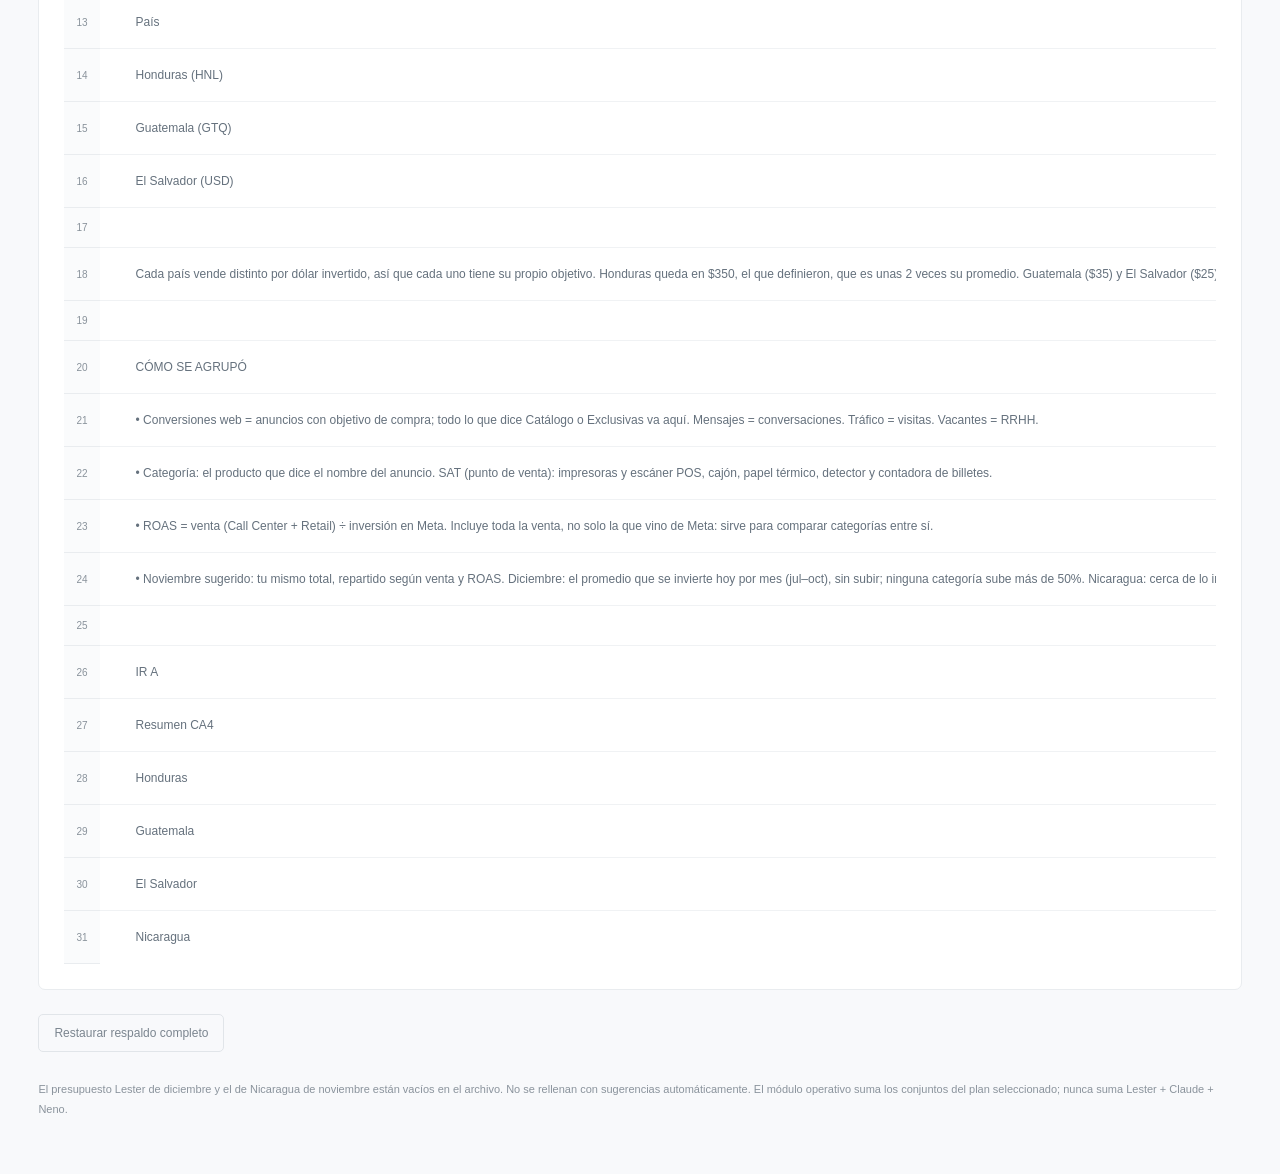
<file: carga.html>
<!doctype html><html lang="es"><head><meta charset="utf-8"><meta name="viewport" content="width=device-width,initial-scale=1"><title>ACOSA · Cargar libro completo</title><link rel="stylesheet" href="analisis.css"><link rel="stylesheet" href="navegacion.css"><script src="vendor/lz-string.min.js"></script><script src="almacenamiento.js"></script><script src="precarga.js"></script><script src="vendor/exceljs.min.js" defer></script><script src="libro.js" defer></script><script src="carga.js" defer></script></head><body><header class="site-header"><a class="site-brand" href="index.html?view=home" aria-label="ACOSA · Inicio"><img src="assets/acosa-logo.png" width="138" height="46" alt="ACOSA"></a><span>Carga completa del libro · Datos locales</span></header><nav id="module-nav" class="module-nav" aria-label="Navegación global de todos los países">
<a href="index.html?view=home" data-view="home">Inicio</a>
<a href="informe.html?sheet=Resumen%20CA4" data-report="summary">Resumen CA4</a>
<a href="informe.html?sheet=Estrategia%20Digital" data-report="apps">Apps pagadas</a>
<a href="index.html?view=campaigns" data-view="campaigns">Campañas</a>
<a href="index.html?view=sets" data-view="sets">Conjuntos</a>
<a href="index.html?view=results" data-view="results">Resultados</a>
<a href="index.html?view=brands" data-view="brands">Fondos de marcas</a>
<a href="index.html?view=history" data-view="history">Histórico mensual</a>
<a href="analisis.html" data-module="analysis">Análisis y Presupuesto Lester</a>
<a href="carga.html" data-module="book" class="active" aria-current="page">Cargar libro completo</a>
</nav><main><h1>Libro CA4 y respaldos</h1><p>El portal ya incluye la información del archivo inicial. Usa esta pantalla solo si quieres reemplazarla con una nueva versión o consultar las hojas originales.</p><p class="notice">El archivo se procesa en tu computadora. El archivo inicial ya forma parte del portal público. Los archivos nuevos que selecciones aquí no se envían a GitHub ni a una IA. La carga reemplaza los datos de prueba y los datos anteriores de los dos módulos de este navegador; antes puedes descargar un respaldo completo.</p><section class="panel"><h2>1. Selecciona el archivo refinado</h2><p>Incluye campañas, conjuntos, resultados y ventas de julio–octubre, además de presupuestos Lester y propuestas Claude/Neno de noviembre y diciembre. Las propuestas se mantienen separadas.</p><input id="book-file" type="file" accept=".xlsx"><p id="load-status" role="status"></p><div id="book-preview"></div><button id="backup-previous" class="secondary" hidden>Descargar datos anteriores a la carga inicial</button><button id="backup-current" class="secondary">Descargar respaldo de todo lo actual</button><div id="apply-area" hidden><h2>2. Confirma la carga completa</h2><p>Los nombres que faltan en el archivo se marcarán como no indicados. Los resultados mensuales se identificarán como mes completo, sin inventar fechas diarias. El plan inicial será Presupuesto Lester; diciembre se consulta como propuesta Claude o Neno.</p><button id="apply-book">Llenar mi portal con este libro</button></div><div id="success" hidden><p>La información quedó guardada en este navegador.</p><div class="actions"><a class="secondary module-link" href="index.html?view=history">Ver histórico por mes →</a><a class="secondary module-link" href="analisis.html">Ver ventas y presupuestos →</a></div><button id="backup-loaded">Descargar respaldo completo de la carga</button></div></section><section class="panel"><h2>Consultar todas las hojas originales</h2><p class="muted">Visor de todos los datos del libro, incluidas Apps, observaciones y criterios. Las fórmulas se muestran por su resultado guardado. No se modifican los datos originales.</p><div class="filters"><label>Hoja<select id="original-sheet"></select></label><button id="previous" class="secondary">← Anterior</button><button id="next" class="secondary">Siguiente →</button><span id="page-info"></span></div><div id="original-data"></div></section><input id="restore-full" type="file" accept=".json" hidden><button id="restore-all" class="secondary">Restaurar respaldo completo</button><footer>El presupuesto Lester de diciembre y el de Nicaragua de noviembre están vacíos en el archivo. No se rellenan con sugerencias automáticamente. El módulo operativo suma los conjuntos del plan seleccionado; nunca suma Lester + Claude + Neno.</footer></main></body></html>
</file>
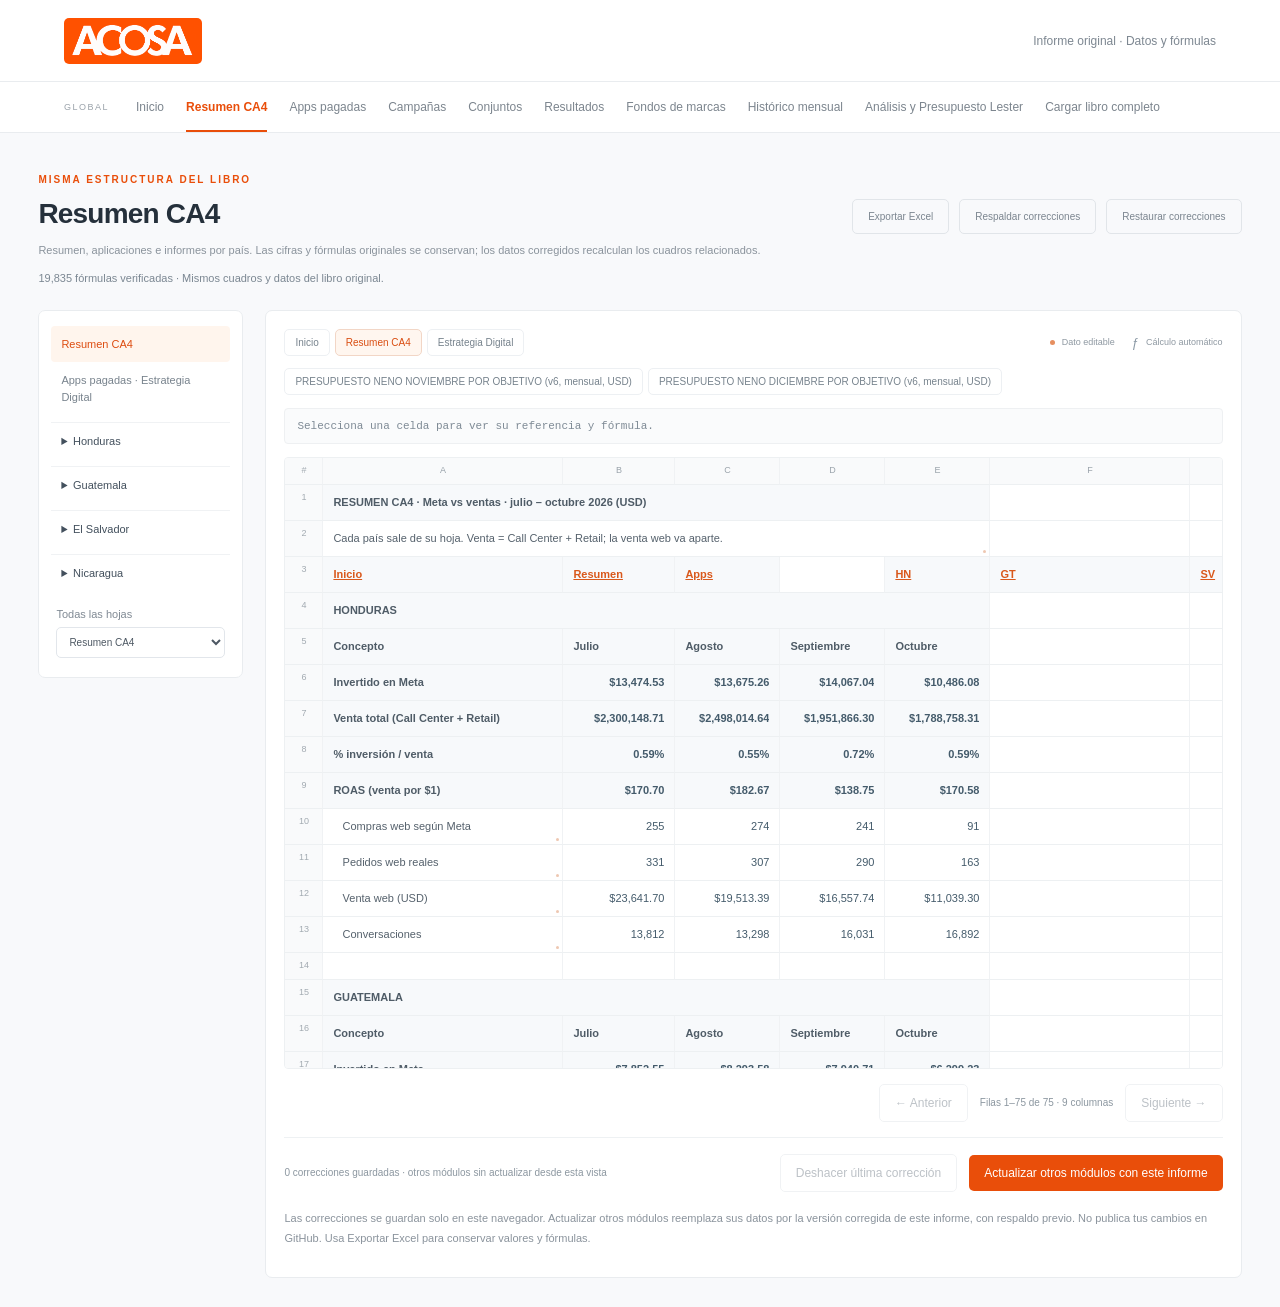
<file: informe.html>
<!doctype html><html lang="es"><head><meta charset="utf-8"><meta name="viewport" content="width=device-width,initial-scale=1"><title>ACOSA · Informe CA4</title><link rel="stylesheet" href="analisis.css"><link rel="stylesheet" href="navegacion.css"><link rel="stylesheet" href="informe.css"><script src="vendor/lz-string.min.js"></script><script src="almacenamiento.js"></script><script src="vendor/exceljs.min.js" defer></script><script src="formulas.js" defer></script><script src="libro.js" defer></script><script src="informe.js" defer></script></head><body><header class="site-header"><a class="site-brand" href="index.html?view=home" aria-label="ACOSA · Inicio"><img src="assets/acosa-logo.png" alt="ACOSA" width="138" height="46"></a><span>Informe original · Datos y fórmulas</span></header><nav id="module-nav" class="module-nav" aria-label="Navegación global de todos los países">
<a href="index.html?view=home" data-view="home">Inicio</a>
<a href="informe.html?sheet=Resumen%20CA4" data-report="summary">Resumen CA4</a>
<a href="informe.html?sheet=Estrategia%20Digital" data-report="apps">Apps pagadas</a>
<a href="index.html?view=campaigns" data-view="campaigns">Campañas</a>
<a href="index.html?view=sets" data-view="sets">Conjuntos</a>
<a href="index.html?view=results" data-view="results">Resultados</a>
<a href="index.html?view=brands" data-view="brands">Fondos de marcas</a>
<a href="index.html?view=history" data-view="history">Histórico mensual</a>
<a href="analisis.html" data-module="analysis">Análisis y Presupuesto Lester</a>
<a href="carga.html" data-module="book">Cargar libro completo</a>
</nav><main class="report-main"><div class="report-heading"><div><p class="eyebrow">MISMA ESTRUCTURA DEL LIBRO</p><h1 id="report-title">Informe CA4</h1><p class="muted">Resumen, aplicaciones e informes por país. Las cifras y fórmulas originales se conservan; los datos corregidos recalculan los cuadros relacionados.</p></div><div class="actions"><button id="export-report" class="secondary">Exportar Excel</button><button id="save-copy" class="secondary">Respaldar correcciones</button><button id="restore-copy" class="secondary">Restaurar correcciones</button><input id="corrections-file" type="file" accept=".json" hidden></div></div><div id="report-status" role="status">Cargando el informe y sus fórmulas…</div><div class="report-layout"><aside class="report-sidebar" aria-label="Hojas del informe"><a href="?sheet=Resumen%20CA4" data-sheet="Resumen CA4">Resumen CA4</a><a href="?sheet=Estrategia%20Digital" data-sheet="Estrategia Digital">Apps pagadas · Estrategia Digital</a><div id="country-sheets"></div><label class="all-sheets">Todas las hojas<select id="sheet-select"></select></label></aside><section class="report-workspace"><div class="report-toolbar"><div id="sheet-links" class="sheet-links"></div><div class="legend"><span class="edit-dot"></span> Dato editable <span class="formula-dot">ƒ</span> Cálculo automático</div></div><div id="section-links" class="sheet-links"></div><div id="formula-bar" class="formula-bar">Selecciona una celda para ver su referencia y fórmula.</div><div id="report-table" class="report-table" tabindex="0" aria-label="Cuadro del informe"></div><div class="report-pager"><button id="prev-page" class="secondary">← Anterior</button><span id="rows-info"></span><button id="next-page" class="secondary">Siguiente →</button></div><div class="report-bottom"><span id="changes-count"></span><button id="undo" class="secondary">Deshacer última corrección</button><button id="apply-report">Actualizar otros módulos con este informe</button></div><p class="muted">Las correcciones se guardan solo en este navegador. Actualizar otros módulos reemplaza sus datos por la versión corregida de este informe, con respaldo previo. No publica tus cambios en GitHub. Usa Exportar Excel para conservar valores y fórmulas.</p></section></div></main><dialog id="cell-dialog"><form id="cell-form"><h2 id="cell-title"></h2><p id="cell-description" class="muted"></p><label id="cell-type-label">Tipo de dato<select id="cell-type"><option value="number">Número</option><option value="text">Texto</option><option value="date">Fecha (AAAA-MM-DD)</option></select></label><label>Valor<textarea name="value" id="cell-value" maxlength="10000" rows="4"></textarea></label><label id="formula-label" hidden>Fórmula original<textarea id="cell-formula" readonly rows="5"></textarea></label><p id="cell-error" class="bad" role="alert"></p><div class="actions"><button type="button" id="close-cell" class="secondary">Cerrar</button><button id="save-cell">Guardar y recalcular</button></div></form></dialog></body></html>
</file>
<file: navegacion.css>
:root{--accent:#e94e0a;--ink:#25303b;--muted:#7d8791;--line:#e9ecef;--surface:#fff;--page:#f8f9fb}
body{background:var(--page);color:var(--ink);font-family:Arial,Helvetica,sans-serif;font-size:14px;-webkit-font-smoothing:antialiased}
.site-header{background:#fff;padding:14px max(22px,5%);min-height:82px;display:flex;align-items:center;justify-content:space-between;gap:20px;color:var(--muted);border-bottom:1px solid var(--line)}
.site-brand{display:flex;align-items:center;text-decoration:none;flex-shrink:0;background:#ff5100;border-radius:5px;overflow:hidden}.site-brand img{display:block;width:138px;height:46px;object-fit:contain;mix-blend-mode:lighten}.site-header span{color:var(--muted);font-size:12px;font-weight:400}
.module-nav{display:flex;flex-wrap:wrap;gap:4px 22px;margin:0;padding:0 max(22px,5%);background:#fff;border-bottom:1px solid var(--line);position:sticky;top:0;z-index:20;align-items:center}
.module-nav::before{content:'GLOBAL';font-size:9px;letter-spacing:1.5px;color:#9aa2aa;margin-right:5px}
.module-nav a{display:inline-flex;align-items:center;text-decoration:none;color:#7c858e;font-size:12px;font-weight:500;padding:18px 0 16px;border:0;border-bottom:2px solid transparent;border-radius:0;background:transparent;min-height:49px;transition:color .15s,border-color .15s}
.module-nav a:hover{color:var(--ink);background:transparent}.module-nav a.active{background:transparent;border-bottom-color:var(--accent);color:var(--accent);font-weight:600}
.module-nav a:focus-visible,.site-brand:focus-visible{outline:3px solid #254d84;outline-offset:3px}
main{max-width:1400px;padding:30px max(22px,3%);margin:auto}h1{font-size:28px;font-weight:600;letter-spacing:-.8px;margin:27px 0 12px}h2{font-size:18px;font-weight:600;letter-spacing:-.3px;margin:5px 0 20px}h3{font-size:15px;font-weight:600;margin:24px 0 12px}p{line-height:1.7}
.notice{background:#fff;border:1px solid var(--line);border-left:2px solid #f0ad87;border-radius:5px;font-size:11px;color:#8a929a;padding:12px 15px}.notice b{font-size:10px;letter-spacing:.2px;color:#737d86}.note,.muted,footer{font-size:11px;line-height:1.8;color:#8a939c}
label{font-size:11px;color:#808a94}input,select,textarea{border:1px solid #e2e6eb;border-radius:5px;padding:10px 12px;font-size:12px;color:#4d5863;background:white;box-shadow:none}button{font-size:12px;font-weight:500;padding:11px 15px;border-radius:5px;background:var(--accent);box-shadow:none;transition:background .15s,color .15s}button:hover{filter:none;background:#d94405}button.secondary,.secondary{background:transparent;border:1px solid #e1e5e9;color:#7b858f}button.secondary:hover,.secondary:hover{background:#fff;color:#384651;border-color:#ccd2d9}
.filters{margin:25px 0;gap:16px}.actions{gap:10px;margin:24px 0}.stats{gap:0;background:white;border:1px solid var(--line);border-radius:7px;padding:5px 0}.stat{background:transparent;border:0;border-right:1px solid var(--line);border-radius:0;margin:13px 0;padding:9px 24px;box-shadow:none}.stat:last-child{border-right:0}.stat small,.stat span{font-size:11px;color:#89929b}.stat strong{font-size:27px;font-weight:600;letter-spacing:-.8px;margin-top:12px}
.panel{border:1px solid var(--line);border-radius:7px;padding:25px;margin:24px 0;background:white;box-shadow:none}.scope-label{font-size:9px;letter-spacing:1.5px;text-transform:uppercase;color:var(--accent);margin:0 0 10px;font-weight:600}.section-description{font-size:11px;color:#929aa2;margin:-10px 0 24px}
table{font-size:12px}th{background:#fafbfc;color:#89929b;font-size:10px;font-weight:500;border-bottom:1px solid var(--line);padding:14px 12px}td{border-bottom:1px solid #f0f2f4;color:#65717d;padding:19px 12px}tbody tr:last-child td{border-bottom:0}tbody tr:hover{background:#fcfcfd}td:first-child{font-weight:500;color:#44515d}.country-links{display:flex;gap:14px;align-items:center}.country-links .country-link{border:0;background:transparent;color:#64717e;font-size:12px;font-weight:400;padding:5px 0;margin:0;border-radius:0;white-space:nowrap}.country-link::after{content:'';display:inline-block;width:4px;height:4px;margin:0 1px 1px 6px;border-top:1px solid currentColor;border-right:1px solid currentColor;transform:rotate(45deg);opacity:.6}.country-links .country-link:hover{color:var(--accent);background:transparent}.country-link:hover::after{color:var(--accent)}td .table-action{font-size:11px;padding:6px 10px;border:1px solid #e8ebee;background:white;color:#74808b}td .table-action:hover{color:var(--accent);border-color:#f0c5af;background:#fffaf6}
body[data-view='home'] th:nth-child(3),body[data-view='home'] th:nth-child(4),body[data-view='home'] th:nth-child(5),body[data-view='home'] td:nth-child(3),body[data-view='home'] td:nth-child(4),body[data-view='home'] td:nth-child(5){text-align:right;font-variant-numeric:tabular-nums}body[data-view='home'] th:last-child,body[data-view='home'] td:last-child{padding-left:30px}
#status,#message{font-size:11px;min-height:10px}.warn{border-radius:5px;font-size:12px}.heading{margin:20px 0}.heading h1{margin-top:6px}.heading .actions{margin:0}.eyebrow{color:var(--accent)}nav:not(.module-nav) button{background:transparent;border:0;border-bottom:2px solid transparent;border-radius:0;color:#879099;font-size:12px;padding:13px 3px;margin-right:15px}nav:not(.module-nav) button.active{background:transparent;color:var(--accent);border-bottom-color:var(--accent)}
html{scroll-padding-top:100px}footer{margin-top:28px;padding-bottom:25px}dialog{border:1px solid var(--line);border-radius:9px}dialog h2{margin-top:0}
@media(max-width:800px){.stat:nth-child(2){border-right:0}.stat:nth-child(-n+2){border-bottom:1px solid var(--line)}.stat{margin:0;padding:20px}.stats{padding:0}.module-nav{gap:0 16px}.module-nav::before{display:none}.panel{padding:19px}.heading .actions{margin-top:12px}}
@media(max-width:650px){.site-header{min-height:72px;padding:12px 18px}.site-brand img{width:120px;height:40px}.site-header span{font-size:10px;max-width:150px;text-align:right}.module-nav{gap:0 15px;padding:0 18px}.module-nav a{font-size:11px;min-height:43px;padding:13px 0 11px}main{padding:20px 16px}h1{font-size:24px}.stat strong{font-size:23px}.filters{gap:12px}.country-links{gap:12px}.panel{padding:18px 12px}.scope-label,.section-description{margin-left:5px}.panel>h2{margin-left:5px}html{scroll-padding-top:140px}}
@media(max-width:360px){.stat{border-right:0;border-bottom:1px solid var(--line)}.stat:last-child{border-bottom:0}}
.campaign-state{display:inline-block;font-size:10px;font-weight:400;border:1px solid #e2e7eb;border-radius:4px;padding:4px 7px;color:#7b858f;background:#fafbfc}.campaign-state.is-active{color:#3d765d;background:#f3f8f5;border-color:#e0ebe5}.campaign-state.is-inactive{color:#939ba3}#content td .table-action{white-space:nowrap}body[data-view='history'] .stats,body[data-view='history'] #add{display:none}[hidden]{display:none!important}
.module-link{display:inline-block;padding:11px 15px;border-radius:5px;text-decoration:none;border:1px solid #e1e5e9;color:#6c7884}.scenario-note{font-size:11px;line-height:1.7;color:#8b735d;background:#fffaf4;border-left:2px solid #ecc5a5;padding:10px 14px}
</file>
<file: analisis.css>
*{box-sizing:border-box}body{margin:0;background:#f5f6f8;color:#29313b;font:14px Arial,sans-serif}header{background:#ff5100;color:#fff;padding:22px 5%;display:flex;justify-content:space-between;align-items:center;gap:20px}header a{color:white;text-decoration:none}.brand{font-size:31px;font-weight:900;letter-spacing:-2px}main{max-width:1400px;margin:auto;padding:25px}h1{font-size:28px;letter-spacing:-.7px;margin:7px 0}h2{font-size:19px}p{line-height:1.7}.eyebrow{font-size:10px;letter-spacing:2px;color:#ce4c12;font-weight:700}.heading{display:flex;justify-content:space-between;align-items:center;gap:20px;margin:20px 0}.notice,.warn{padding:14px;background:#fff2e6;border:1px solid #ffdfc7;border-radius:9px;font-size:12px;line-height:1.7}.filters,.actions,nav{display:flex;gap:12px;flex-wrap:wrap;align-items:end;margin:18px 0}label{display:flex;flex-direction:column;gap:7px;font-size:12px;color:#64707c}input,select,textarea,button{font:inherit;padding:11px;border:1px solid #d9dee6;border-radius:7px;min-width:0}input,select,textarea{background:#fff;color:#29313b}button{background:#ff5100;color:#fff;border:0;cursor:pointer;font-weight:600}button:disabled{opacity:.5;cursor:wait}.secondary,nav button{background:#fff;color:#8a441f;border:1px solid #e3d8d1}nav button.active{background:#ff5100;color:#fff;border-color:#ff5100}.panel,.stat{background:#fff;border:1px solid #e1e5eb;border-radius:11px;padding:22px;margin:20px 0}.stats{display:grid;grid-template-columns:repeat(4,1fr);gap:12px}.stat{margin:0}.stat span{font-size:11px;color:#7a8490}.stat strong{display:block;font-size:25px;margin-top:12px}.overflow{overflow:auto}table{width:100%;border-collapse:collapse;white-space:nowrap;font-size:12px}th,td{padding:12px 10px;text-align:left;border-bottom:1px solid #eee}th{background:#f8f9fb;color:#75808c;font-weight:500}td button{font-size:11px;padding:7px;margin:2px}.muted,footer{font-size:12px;color:#818b96;line-height:1.7}.mapping{display:grid;grid-template-columns:repeat(3,1fr);gap:14px;margin:20px 0}#status{font-size:13px;color:#93441b;min-height:18px}.bad,#manual-error{color:#b23424}dialog{border:0;border-radius:13px;padding:27px;width:min(500px,94vw);box-shadow:0 20px 80px #0003}dialog::backdrop{background:#14233188}form label{margin:15px 0}form input,form select{width:100%}footer{padding-bottom:22px}.wrap{white-space:normal;max-width:330px}button:focus-visible,a:focus-visible,input:focus-visible,select:focus-visible,textarea:focus-visible{outline:3px solid #254d84;outline-offset:3px}@media(max-width:800px){main{padding:15px}.heading{align-items:flex-start;flex-direction:column}.stats{grid-template-columns:1fr 1fr}.mapping{grid-template-columns:1fr}header{font-size:11px}.stat{padding:15px}.stat strong{font-size:21px}.panel{padding:16px}.filters>label{max-width:100%}}[hidden]{display:none!important}
</file>
<file: informe.css>
.report-main{max-width:1800px;padding:28px 3%}.report-heading{display:flex;align-items:center;justify-content:space-between;gap:25px}.report-heading h1{margin:4px 0}.report-layout{display:grid;grid-template-columns:205px minmax(0,1fr);gap:22px;margin-top:20px}.report-sidebar{align-self:start;position:sticky;top:125px;background:#fff;border:1px solid #e9ecef;border-radius:7px;padding:15px 12px}.report-sidebar>a,.report-sidebar details a{display:block;text-decoration:none;font-size:11px;line-height:1.5;color:#78838d;padding:10px;border-radius:4px}.report-sidebar a.active{color:#dd4c10;background:#fff5ed}.report-sidebar summary{font-size:11px;padding:12px 10px;cursor:pointer;color:#43505d}.report-sidebar details{border-top:1px solid #f0f2f4;margin-top:7px}.report-sidebar details a{padding-left:21px}.all-sheets{margin:17px 5px 4px}.all-sheets select{width:100%;font-size:10px;padding:8px}.report-workspace{min-width:0;background:#fff;border:1px solid #e9ecef;border-radius:7px;padding:18px}.report-toolbar{display:flex;justify-content:space-between;gap:14px;align-items:center;flex-wrap:wrap}.sheet-links{display:flex;gap:5px;flex-wrap:wrap}.sheet-links button{background:transparent;color:#77838d;border:1px solid #edf0f3;padding:7px 10px;font-size:10px}.sheet-links button.active{background:#fff6ef;color:#d94d11;border-color:#f2d6c6}.legend{font-size:9px;color:#8e98a1;display:flex;gap:7px;align-items:center}.edit-dot{width:5px;height:5px;border-radius:50%;background:#e68f60;display:inline-block}.formula-dot{color:#8c9aa6;font-size:13px;margin-left:10px}.formula-bar{padding:11px 12px;background:#fafbfc;border:1px solid #eef0f2;border-radius:4px;font:11px monospace;color:#7e8a95;margin:13px 0;overflow:auto;white-space:nowrap;min-height:35px}.report-table{max-height:68vh;min-height:200px;overflow:auto;position:relative;overscroll-behavior:contain;border:1px solid #edf0f2;border-radius:4px}.report-table table{border-collapse:separate;border-spacing:0;table-layout:fixed;font-size:11px;width:max-content;min-width:100%}.report-table td,.report-table th{padding:9px 10px;border-right:1px solid #f0f2f4;border-bottom:1px solid #edf0f2;white-space:pre-wrap;vertical-align:top;overflow-wrap:anywhere;position:relative;line-height:1.55;font-weight:400;color:#55616c;background:#fff}.report-table th{position:sticky;top:0;background:#f9fafb;z-index:5;text-align:center;font-size:9px;color:#9aa3ab;padding:6px}.report-table .row-number{position:sticky;left:0;width:38px;min-width:38px;max-width:38px;background:#f9fafb;z-index:4;color:#a2aab1;text-align:center;font-size:9px}.report-table .corner{z-index:8;left:0}.report-table .cell-label{position:sticky;left:38px;z-index:3;background:#fff}.report-table td.heading-cell{font-weight:600;background:#f7f9fb;color:#4f5c67}.report-table td.num{text-align:right;font-variant-numeric:tabular-nums;white-space:nowrap}.report-table td.editable{cursor:pointer}.report-table td.editable:after{content:'';position:absolute;right:3px;bottom:3px;width:3px;height:3px;border-radius:50%;background:#e3a27d;opacity:.6}.report-table td.editable:hover{background:#fff7f0}.report-table td.formula{cursor:help;color:#445b6b}.report-table td.selected{box-shadow:inset 0 0 0 1.5px #e6814f;background:#fffaf6}.report-table td.changed{background:#fff4e8}.report-table td.error{color:#b03f29;background:#fff0eb}.report-table td.internal-link{color:#d9581b;text-decoration:underline;cursor:pointer}.report-pager,.report-bottom{display:flex;gap:12px;align-items:center;justify-content:flex-end;margin-top:15px;font-size:10px;color:#8c97a0;flex-wrap:wrap}.report-bottom{border-top:1px solid #eef1f3;padding-top:16px}.report-bottom span{margin-right:auto}#section-links{margin-top:12px}#report-status{font-size:11px;color:#7b8792;min-height:18px}.report-heading .actions{margin:0}.report-heading .actions button{font-size:10px}.report-workspace>p{margin-top:17px}#cell-formula{font:12px monospace;line-height:1.6}#cell-dialog{width:min(620px,95vw)}@media(max-width:900px){.report-layout{grid-template-columns:1fr}.report-sidebar{position:static;display:flex;flex-wrap:wrap;gap:8px;align-items:center}.report-sidebar>a{font-size:11px}.report-sidebar details{display:inline-block;border:0}.report-sidebar details a{padding:6px 10px}.all-sheets{width:220px;margin:0}.report-heading{align-items:flex-start;flex-direction:column}.report-table{max-height:65vh}#country-sheets{display:flex;flex-wrap:wrap}.report-workspace{padding:12px}}@media(max-width:500px){.report-main{padding:18px 12px}.report-table .cell-label{position:relative;left:auto}.report-table td,.report-table th{font-size:10px}.report-heading h1{font-size:22px}.report-bottom{justify-content:flex-start}.report-pager button{padding:8px;font-size:10px}.legend{margin-top:8px}}
.cell-display{display:block;max-height:96px;overflow:hidden}.report-table td.heading-cell .cell-display{max-height:130px}
.report-loading .report-sidebar{pointer-events:none;opacity:.6}
</file>
